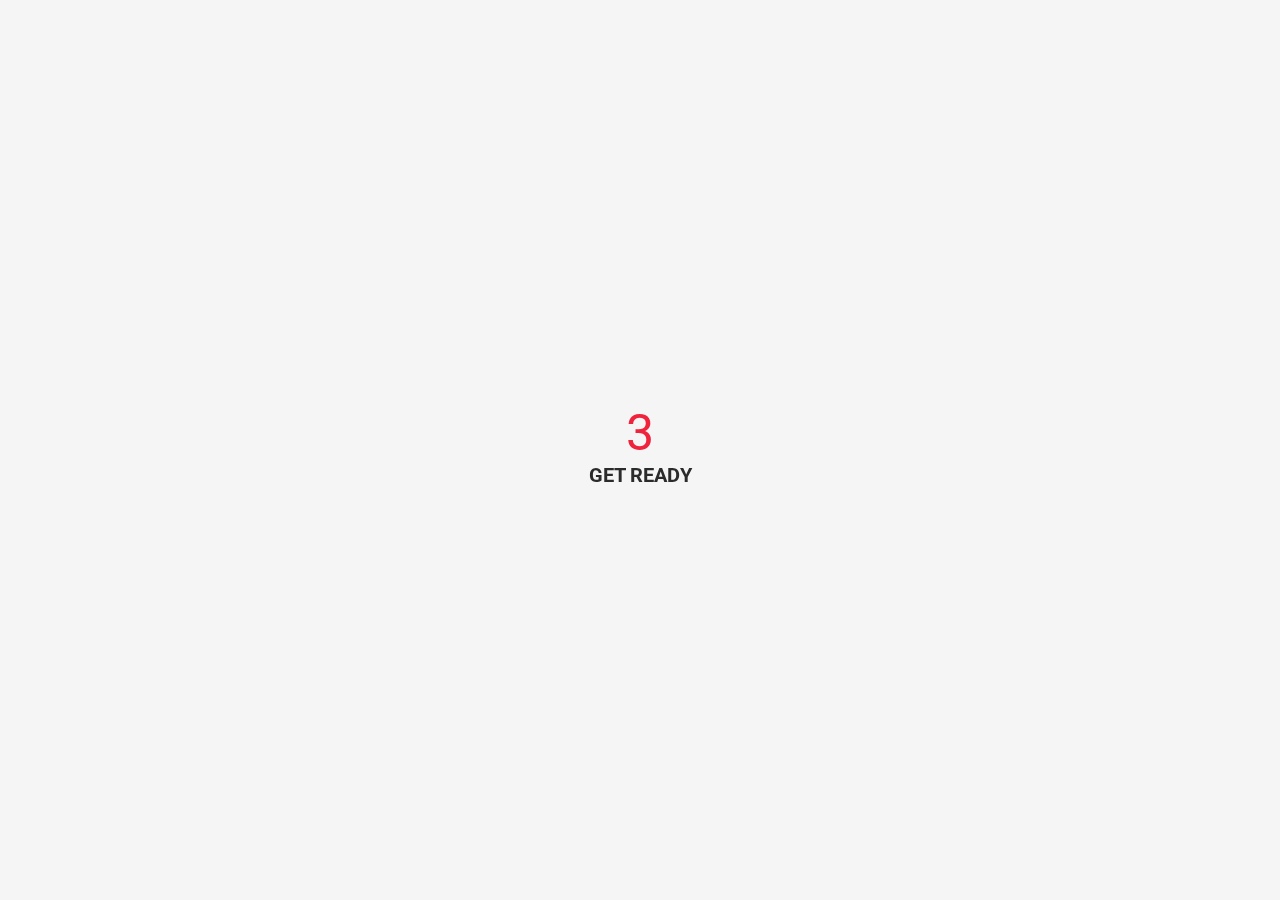
<file: Animated_Countdown/index.html>
<!DOCTYPE html>
<html lang="en">
  <head>
    <meta charset="UTF-8" />
    <meta http-equiv="X-UA-Compatible" content="IE=edge" />
    <meta name="viewport" content="width=device-width, initial-scale=1.0" />
    <link rel="preconnect" href="https://fonts.gstatic.com" />
    <link
      href="https://fonts.googleapis.com/css2?family=Roboto:wght@400;700&display=swap"
      rel="stylesheet"
    />
    <link rel="stylesheet" href="style.css" />
    <title>Animated Countdown</title>
    <link
      rel="shortcut icon"
      href="https://emojipedia-us.s3.dualstack.us-west-1.amazonaws.com/thumbs/120/apple/285/alarm-clock_23f0.png"
      type="image/x-icon"
    />
  </head>
  <body>
    <div class="counter">
      <div class="nums">
        <span class="in">3</span>
        <span>2</span>
        <span>1</span>
        <span>0</span>
      </div>
      <h4>Get Ready</h4>
    </div>

    <div class="final">
      <h1>GO</h1>
      <button id="replay">Replay</button>
    </div>

    <script src="script.js"></script>
  </body>
</html>
</file>
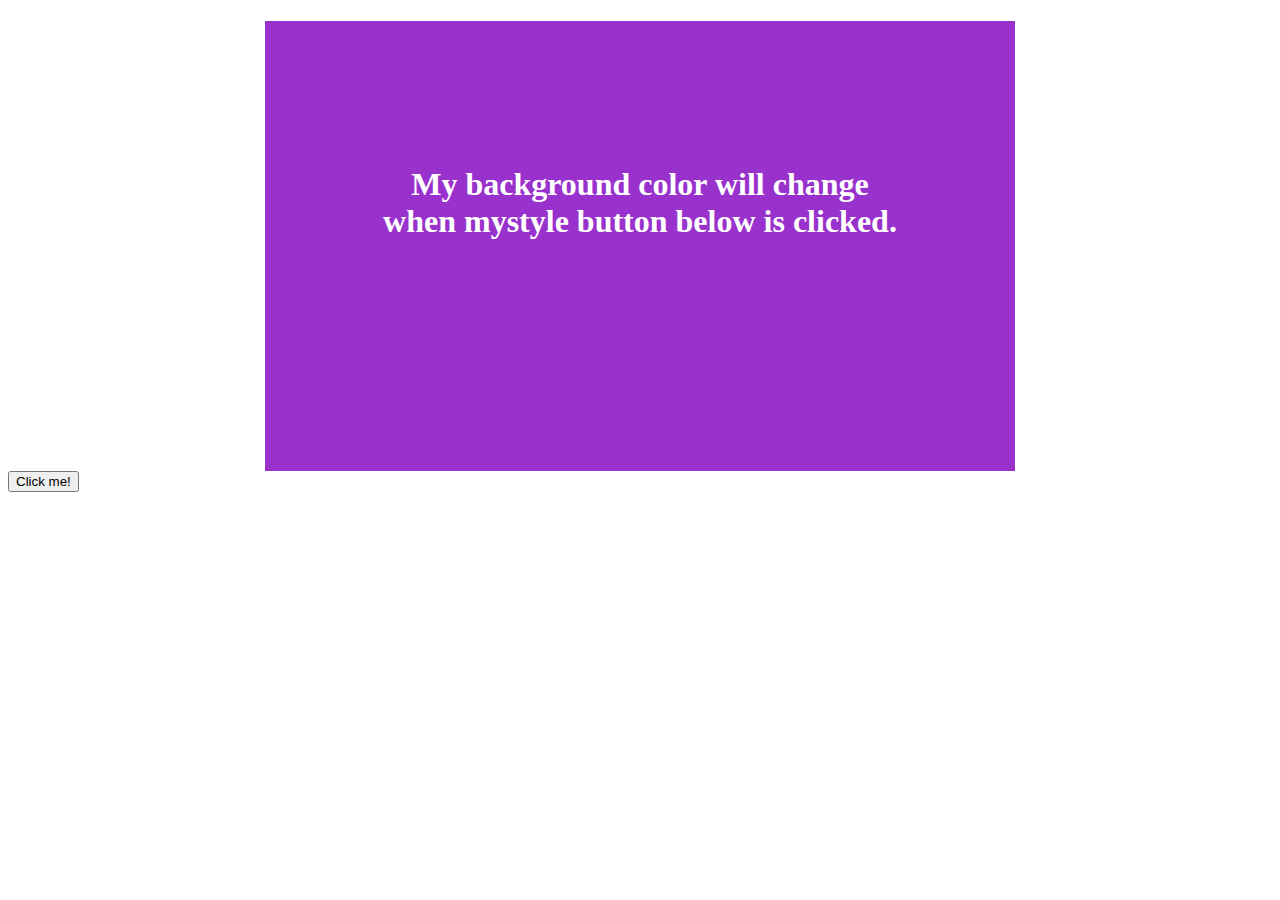
<file: BackgroundColorChanger/index.html>
<!DOCTYPE html>
<html lang="en">
<head>
    <meta charset="UTF-8">
    <meta http-equiv="X-UA-Compatible" content="IE=edge">
    <meta name="viewport" content="width=device-width, initial-scale=1.0">
    <title>Changing background colors</title>
    <script src="https://ajax.googleapis.com/ajax/libs/jquery/3.1.1/jquery.min.js"></script>
    <link rel="icon" type="image/png" href="favicon.png">
    <link rel="stylesheet" type="text/css" href="mystyle.css">

</head>
    <body>
        <div id="wrapper"><h1>My background color will change <br/> when mystyle button below is clicked.</h1></div>

        <input type="button" value="Click me!" id="change-color" />

        <script src="myscript.js"></script>

    </body>
</html>
</file>
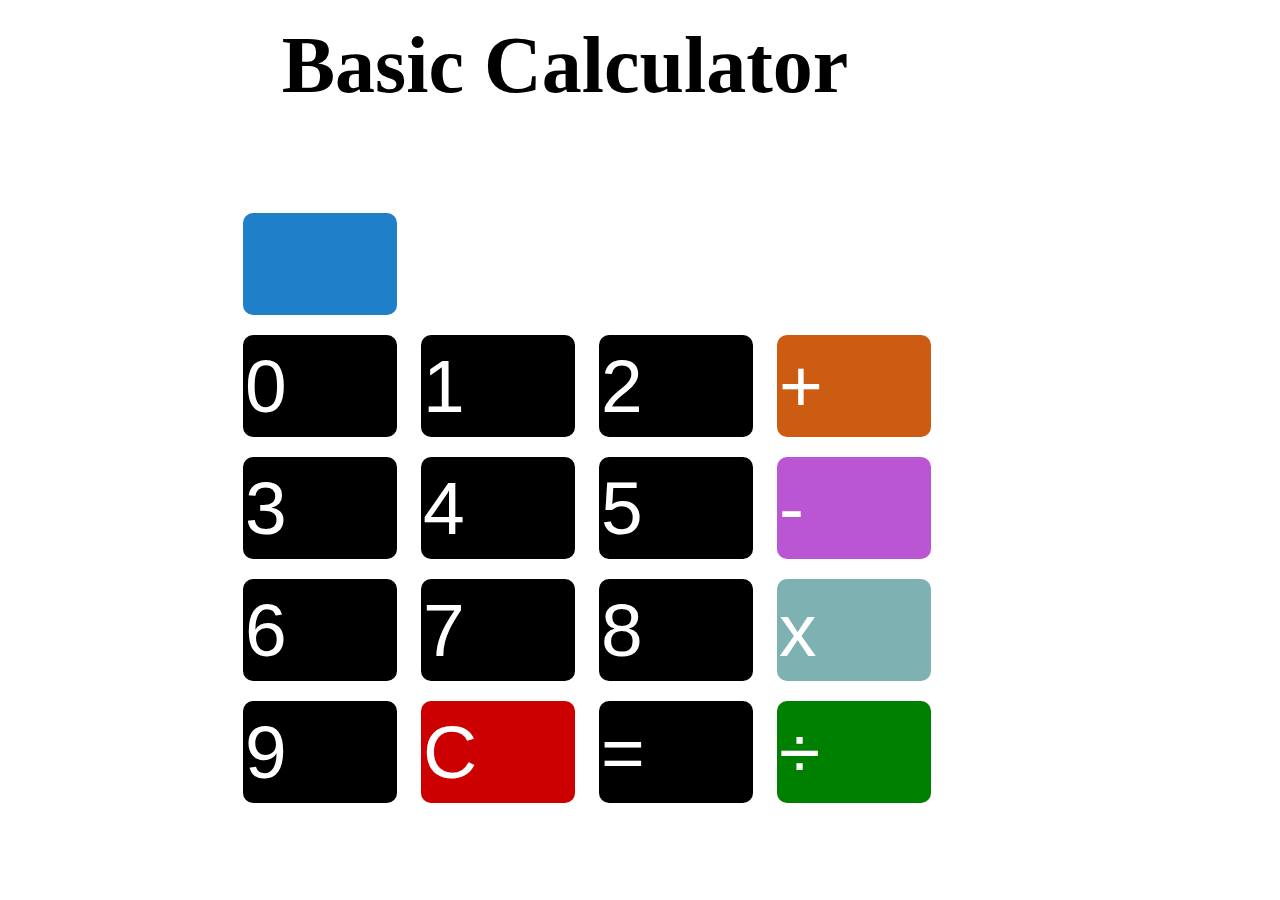
<file: BasicCalculator/index.html>
<!DOCTYPE html>
<html>
    <head>
        <meta charset="utf-8">
        <meta http-equiv="X-UA-Compatible" content="IE=edge">
        <title>Calculator</title>
        <meta name="description" content="">
        <meta name="viewport" content="width=device-width, initial-scale=1">
        <link rel="stylesheet" href="style.css">
        <link rel="icon" type="image/png" href="favicon.png">

    </head>
    <body>
        <h1>Basic Calculator</h1>
        <br/>
        <form id ="myform" Name="calc">
            <input name="display" style="width:675;height:100px;text-align:center;background-color:#1f80c9;"> <br/>
            <input type-button value="0" OnClick="calc.display.value+='0'">
            <input type-button value="1" OnClick="calc.display.value+='1'">
            <input type-button value="2" OnClick="calc.display.value+='2'">
            <input type-button value="+" OnClick="calc.display.value+='+'"style="background-color:#cc5c11;"> <br/>
            <input type-button value="3" OnClick="calc.display.value+='3'">
            <input type-button value="4" OnClick="calc.display.value+='4'">
            <input type-button value="5" OnClick="calc.display.value+='5'">
            <input type-button value="-" OnClick="calc.display.value+='-'"style="background-color:#ba55d3;"> <br/>
            <input type-button value="6" OnClick="calc.display.value+='6'">
            <input type-button value="7" OnClick="calc.display.value+='7'">
            <input type-button value="8" OnClick="calc.display.value+='8'">
            <input type-button value="x" OnClick="calc.display.value+='*'"style="background-color:#7db1b2;"> <br/>
            <input type-button value="9" OnClick="calc.display.value+='9'">
            <input type-button value="C" OnClick="calc.display.value+=''"style="background-color:#cc0000;">
            <input type-button value="=" OnClick="calc.display.value=eval(calc.display.value)">
            <input type-button value="&#247;" OnClick="calc.display.value+='/'"style="background-color:green;">

        </form>
        <script src="script.js"></script>
    </body>
</html>
</file>
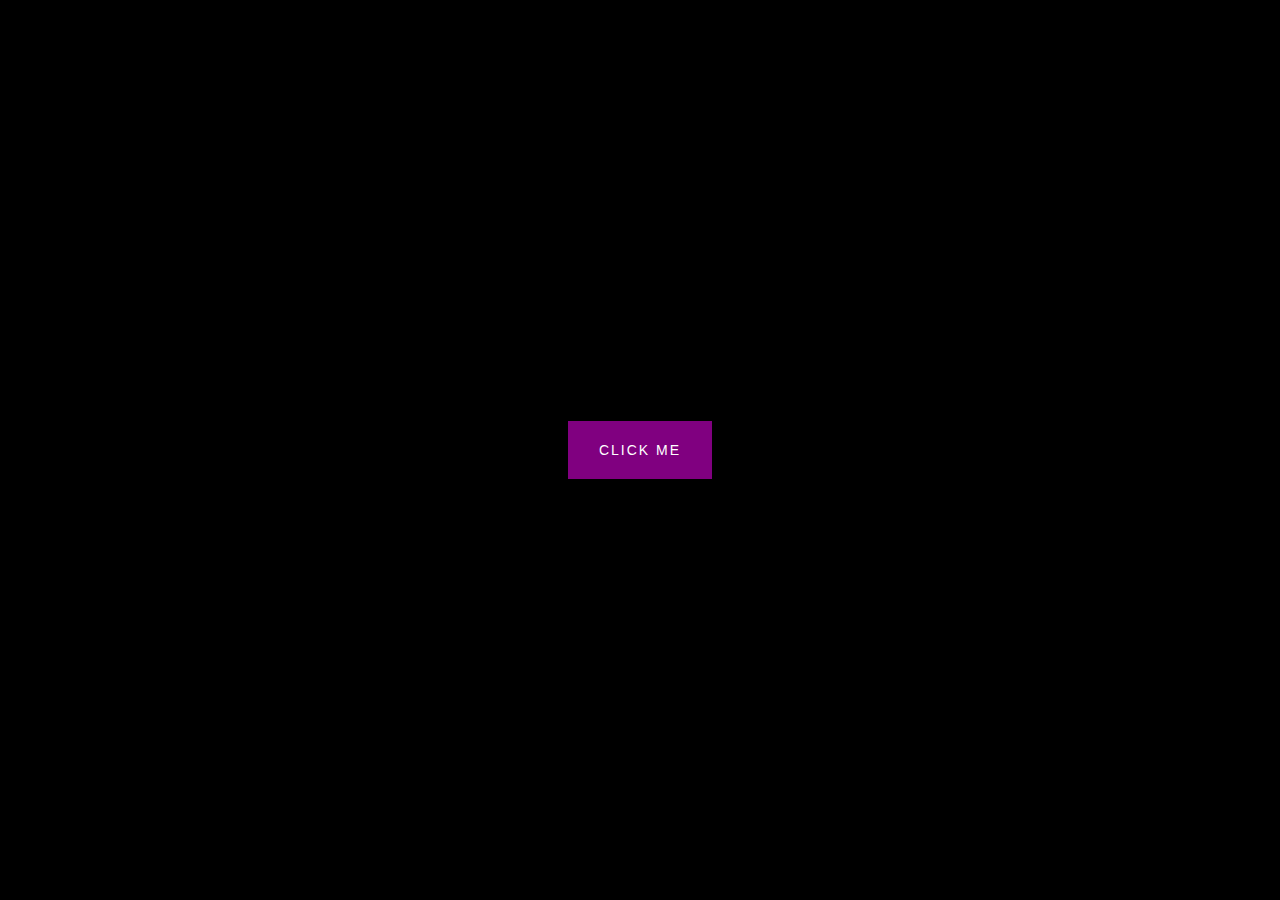
<file: ButtonRippleEffect/index.html>
<!DOCTYPE html>
 <html lang="en">
   <head>
     <meta charset="UTF-8" />
     <meta name="viewport" content="width=device-width, initial-scale=1.0" />
     <link rel="stylesheet" href="style.css" />
     <title>Button Ripple Effect</title>
   </head>
   <body>
     <button class="ripple">Click Me</button>
     <script src="script.js"></script>
   </body>
 </html>
</file>
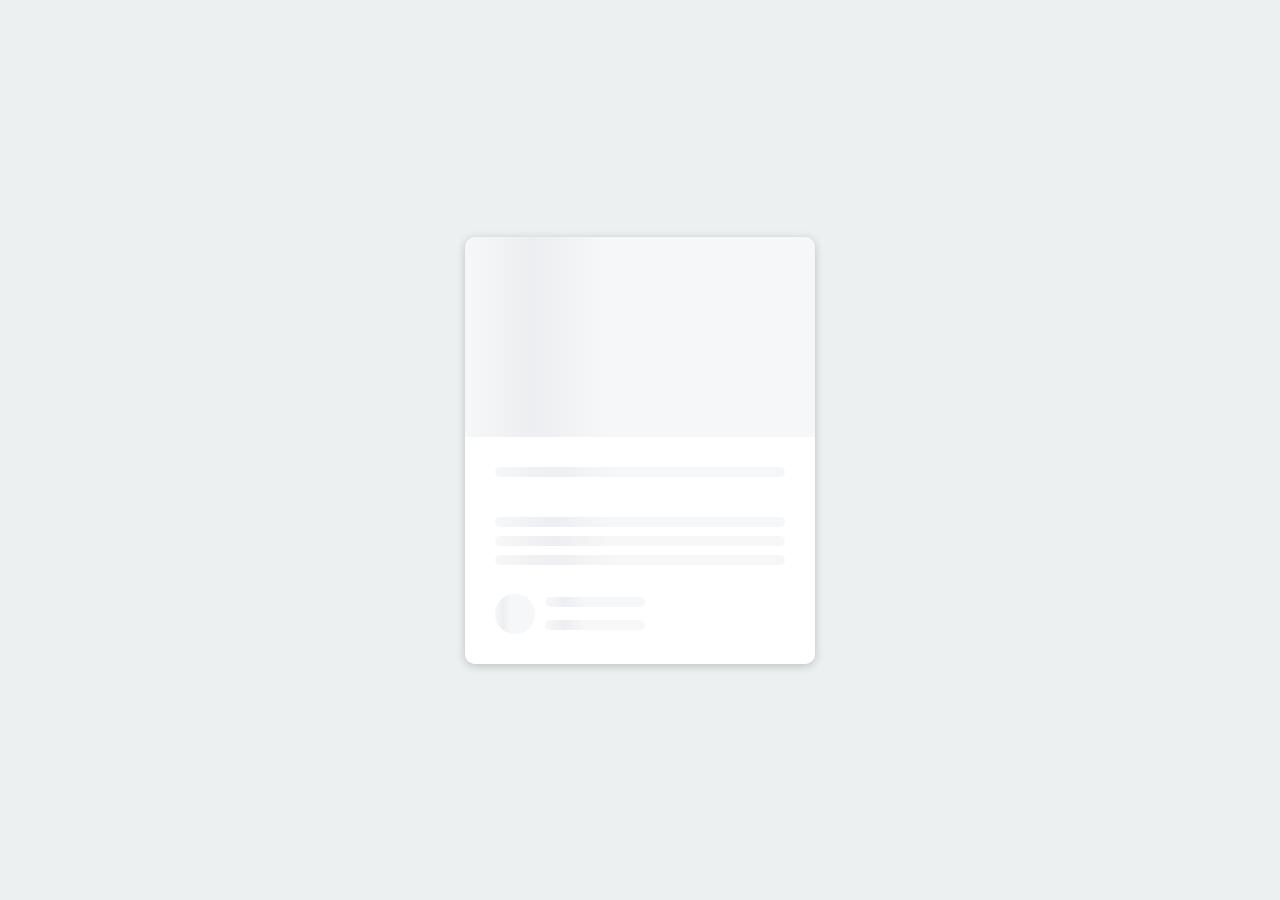
<file: ContentPlace_Holder/index.html>
<!DOCTYPE html>
<html lang="en">
  <head>
    <meta charset="UTF-8" />
    <meta name="viewport" content="width=device-width, initial-scale=1.0" />
    <link rel="stylesheet" href="style.css" />
    <title>Content Placeholder</title>
  </head>
  <body>
    <div class="card">
      <div class="card-header animated-bg" id="header">&nbsp;</div>

      <div class="card-content">
        <h3 class="card-title animated-bg animated-bg-text" id="title">
          &nbsp;
        </h3>
        <p class="card-excerpt" id="excerpt">
          &nbsp;
          <span class="animated-bg animated-bg-text">&nbsp;</span>
          <span class="animated-bg animated-bg-text">&nbsp;</span>
          <span class="animated-bg animated-bg-text">&nbsp;</span>
        </p>
        <div class="author">
          <div class="profile-img animated-bg" id="profile_img">&nbsp;</div>
          <div class="author-info">
            <strong class="animated-bg animated-bg-text" id="name"
              >&nbsp;</strong
            >
            <small class="animated-bg animated-bg-text" id="date">&nbsp;</small>
          </div>
        </div>
      </div>
    </div>

    <script src="script.js"></script>
  </body>
</html>
</file>
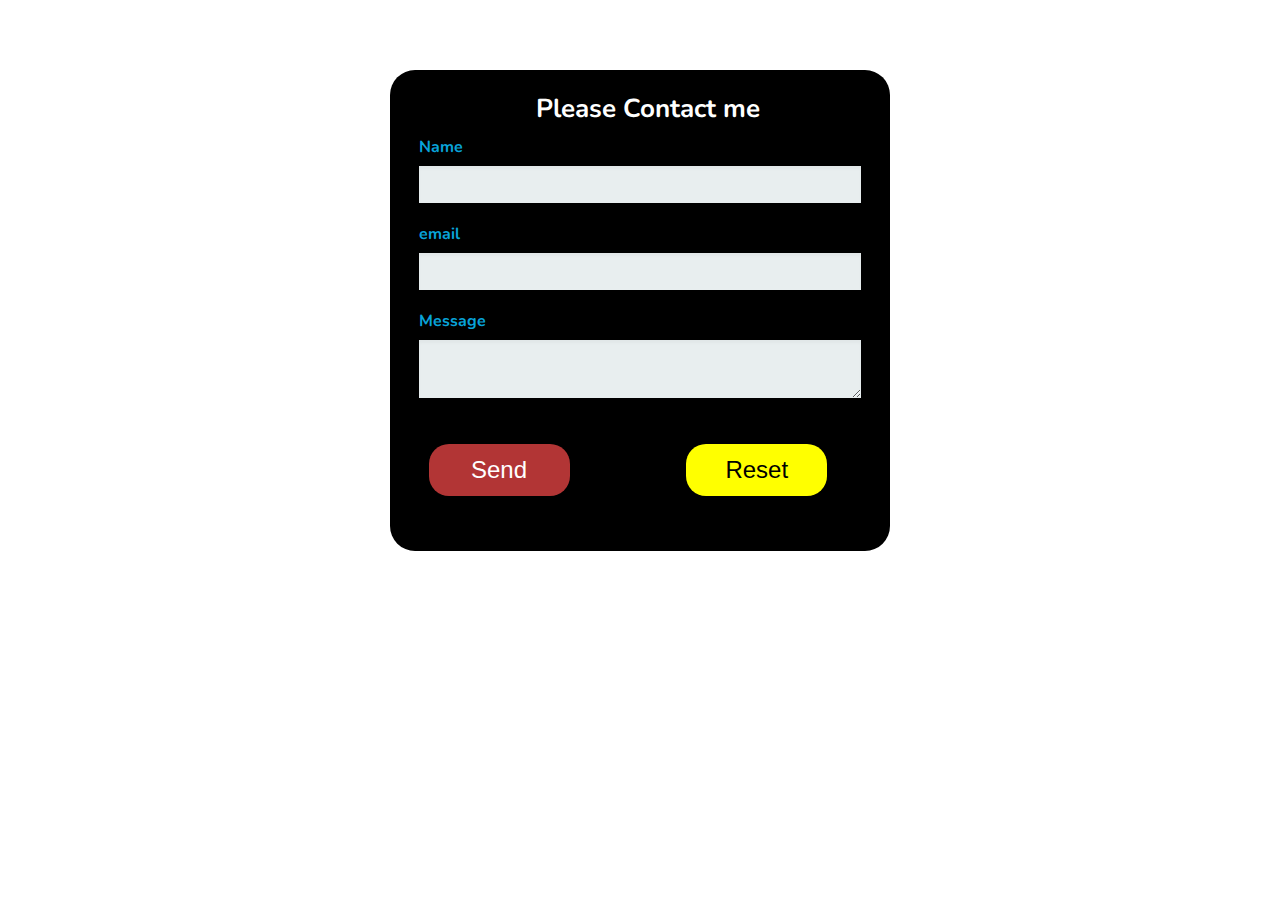
<file: ContractForm/index.html>
<!DOCTYPE html>
<html>
    <head>
        <meta charset="utf-8">
        <meta http-equiv="X-UA-Compatible" content="IE=edge">
        <title>Contact Form</title>
        <meta name="description" content="">
        <link href='http://fonts.googleapis.com/css?family=Nunito:400,300' rel='stylesheet' type='text/css'>
        <script src="https://ajax.googleapis.com/ajax/libs/jquery/3.1.1/jquery.min.js"></script>
        <meta name="viewport" content="width=device-width, initial-scale=1">
        <link rel="stylesheet" href="contact.css">
    </head>
    <body>
        <form id="ls" method="post" action="">
            
            <h1>Please Contact me </h1>

            <fieldset>
                <label for="name">Name</label>
                <input type="text" id="name" name="name" class= "stored" />

                <label for="name">email</label>
                <input type="email" id="email" name="email" class= "stored" />
            
                <label for="message">Message</label>
                <textarea id="message" name="messae" class= "stored"></textarea>
            </fieldset>
            
            <button type="submit">Send</button>
                <input id="clear" type="reset" />

        </form>

        <script src="contact1.js"></script>
    </body>
</html>
</file>
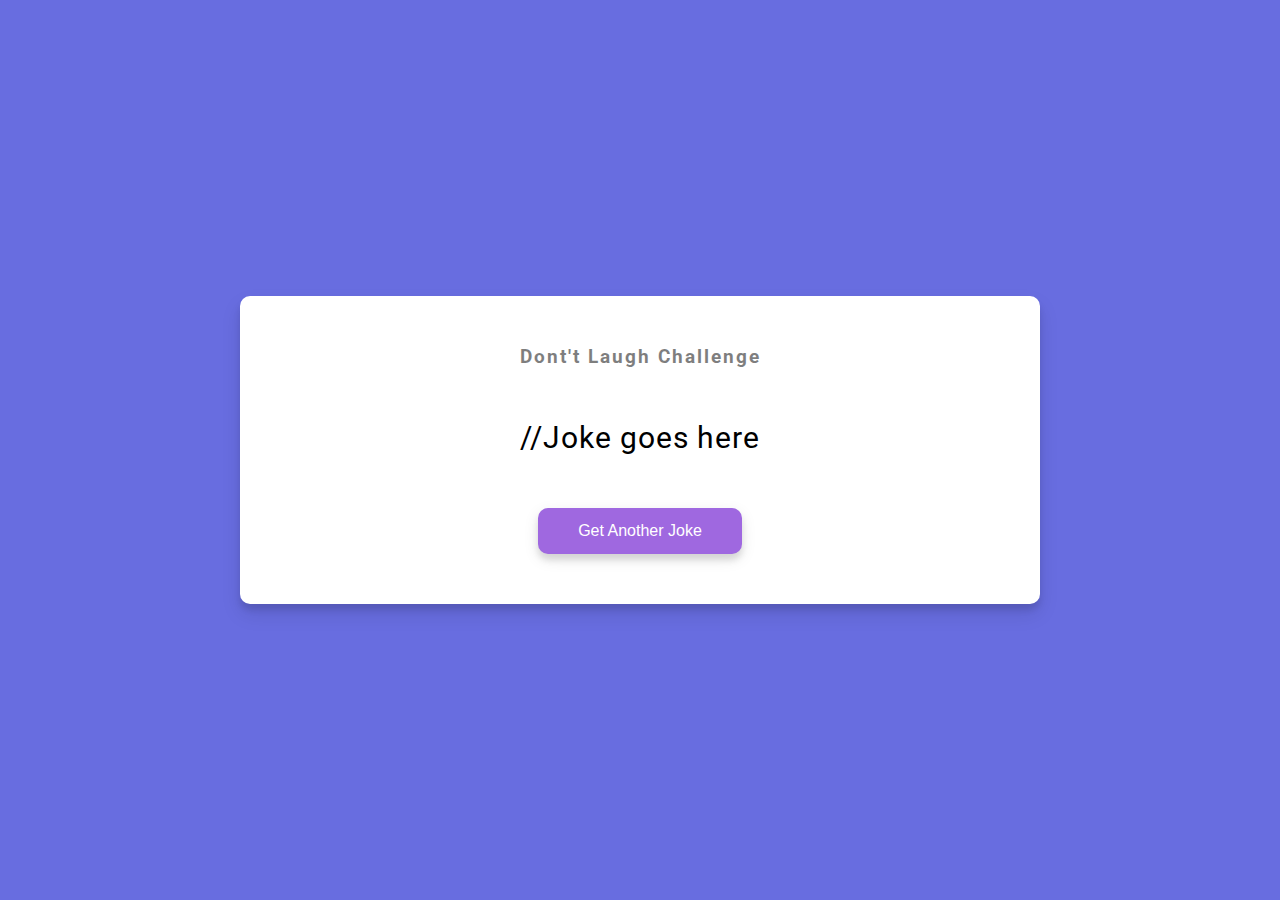
<file: dad_jokes/index.html>
<!DOCTYPE html>
<html lang="en">
<head>
    <meta charset="UTF-8">
    <meta http-equiv="X-UA-Compatible" content="IE=edge">
    <meta name="viewport" content="width=device-width, initial-scale=1.0">
    <title>Dad Jokes</title>
    <link rel="stylesheet" href="style.css">
</head>
<body>
    <div class="container">
        <h3>Dont't Laugh Challenge</h3>
        <div id="joke" class="joke">//Joke goes here</div>
        <button id="jokeBtn" class="btn">Get Another Joke</button>
    </div>
    <script src="script.js"></script>
</body>
</html>
</file>
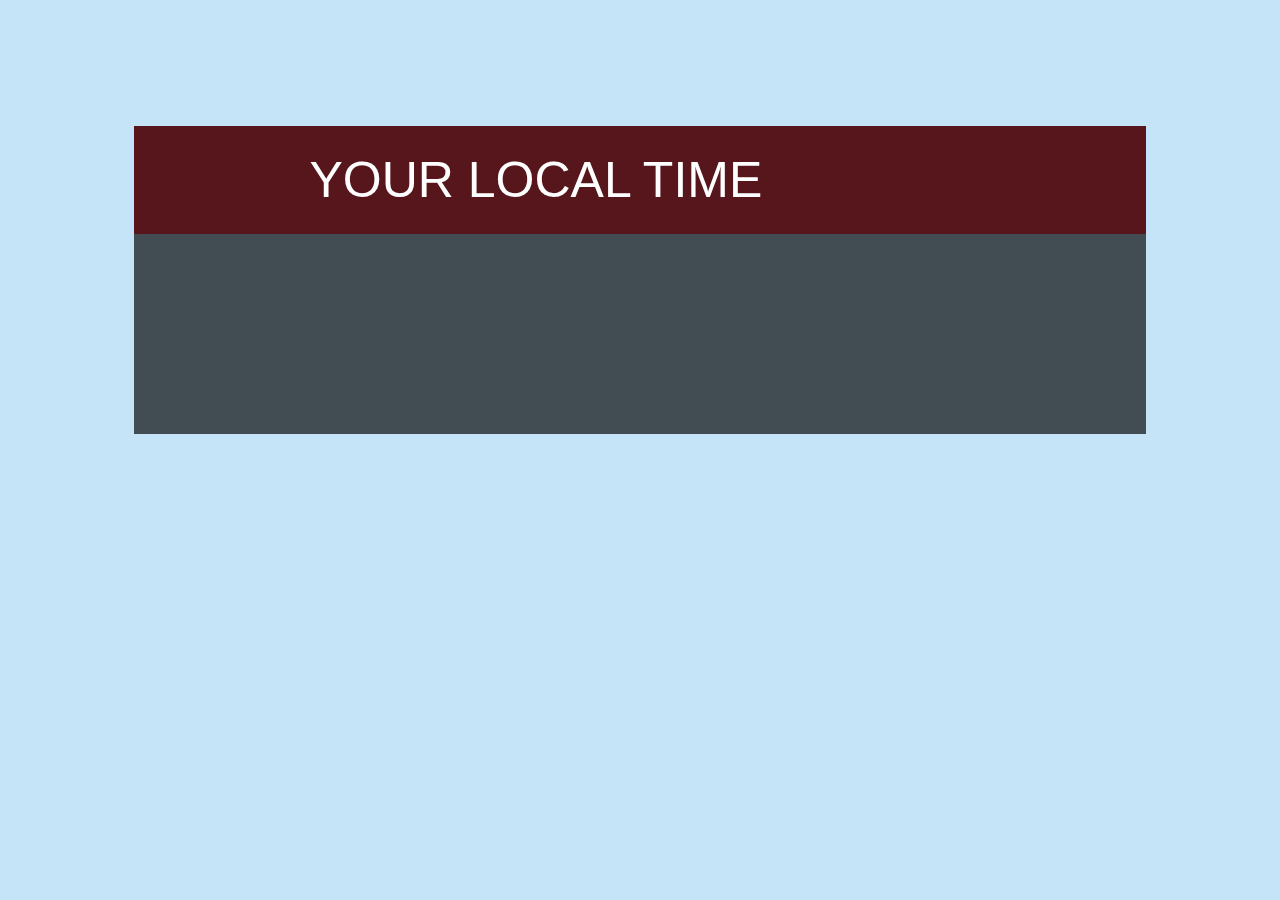
<file: DigitalClock/index.html>
<!DOCTYPE html>
<html>
    <head>
        <meta charset="utf-8">
        <meta http-equiv="X-UA-Compatible" content="IE=edge">
        <title>Your local time</title>
        <meta name="description" content="">
        <meta name="viewport" content="width=device-width, initial-scale=1">
        <link rel="stylesheet" href="clock.css">
    </head>
    <body>
        <div id ="banner"><span>Your local time</span></div>
        <div id ="clock"></div>
        
        <script src="clock.js"></script>
    </body>
</html>
</file>
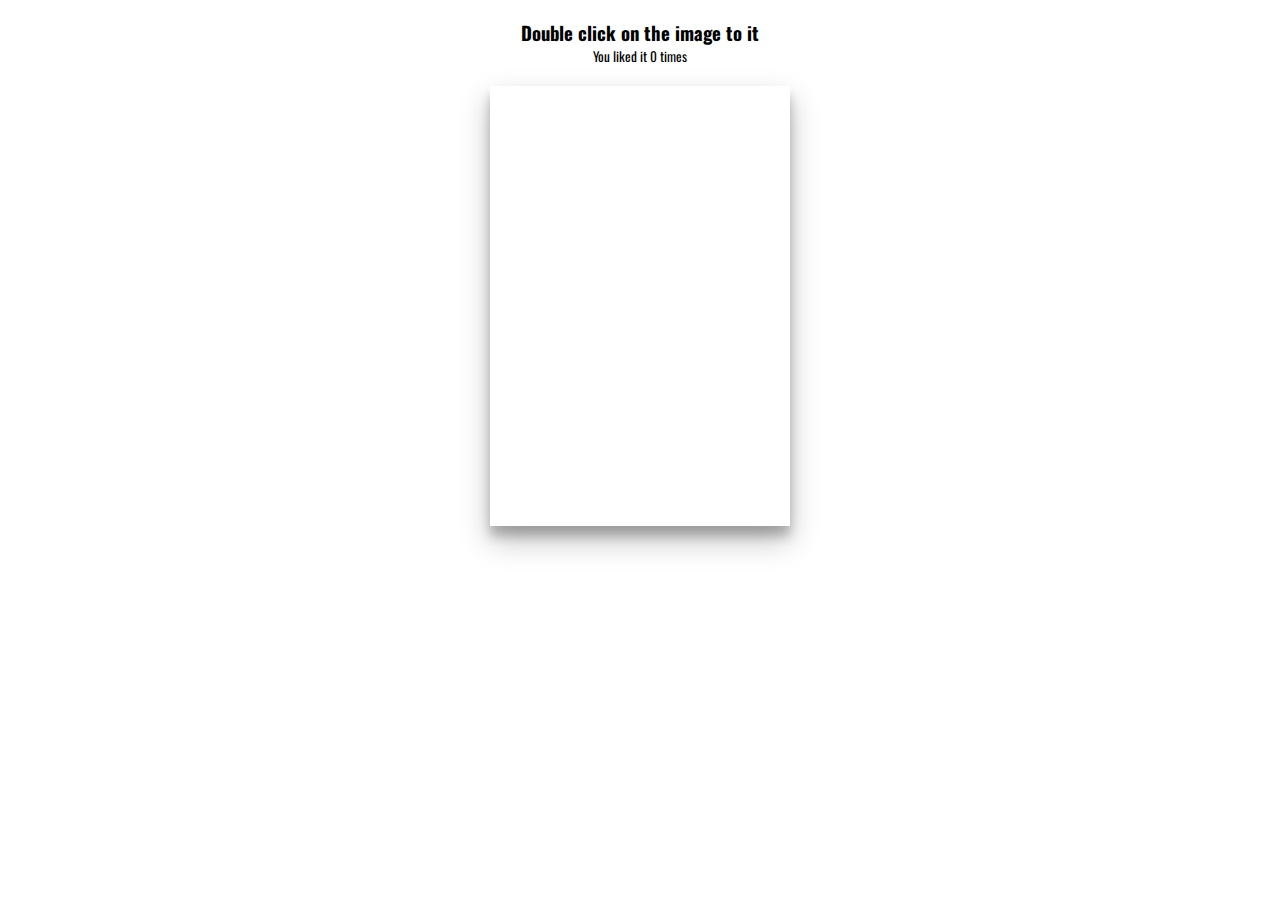
<file: Double_Click_Like/index.html>
<!DOCTYPE html>
<html lang="en">
  <head>
    <meta charset="UTF-8" />
    <meta name="viewport" content="width=device-width, initial-scale=1.0" />
    <link rel="stylesheet" href="https://cdnjs.cloudflare.com/ajax/libs/font-awesome/5.14.0/css/all.min.css" integrity="sha512-1PKOgIY59xJ8Co8+NE6FZ+LOAZKjy+KY8iq0G4B3CyeY6wYHN3yt9PW0XpSriVlkMXe40PTKnXrLnZ9+fkDaog==" crossorigin="anonymous" />
    <link rel="stylesheet" href="style.css" />
    <title>Double Click Heart</title>
  </head>
  <body>
    <h3>Double click on the image to <i class="fas fa-heart"></i> it</h3>
    <small>You liked it <span id="times">0</span> times</small>

    <div class="loveMe"></div>

    <script src="script.js"></script>
  </body>
</html>
</file>
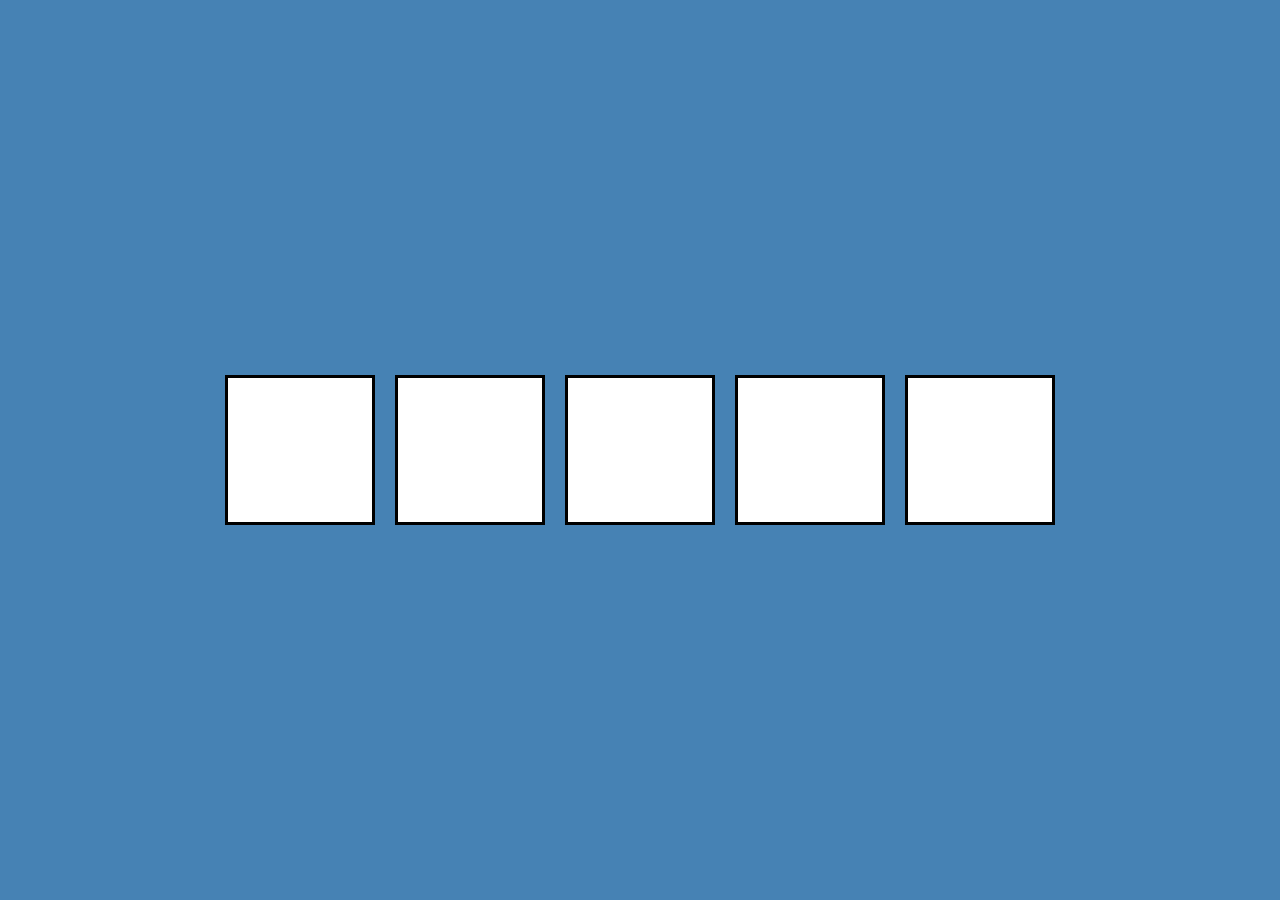
<file: Drag_n_Drop/index.html>
<!DOCTYPE html>
<html lang="en">
  <head>
    <meta charset="UTF-8" />
    <meta name="viewport" content="width=device-width, initial-scale=1.0" />
    <link rel="stylesheet" href="style.css" />
    <title>Drag N Drop</title>
  </head>
  <body>
    <div class="empty">
      <div class="fill" draggable="true"></div>
    </div>
    <div class="empty"></div>
    <div class="empty"></div>
    <div class="empty"></div>
    <div class="empty"></div>

    <script src="script.js"></script>
  </body>
</html>
</file>
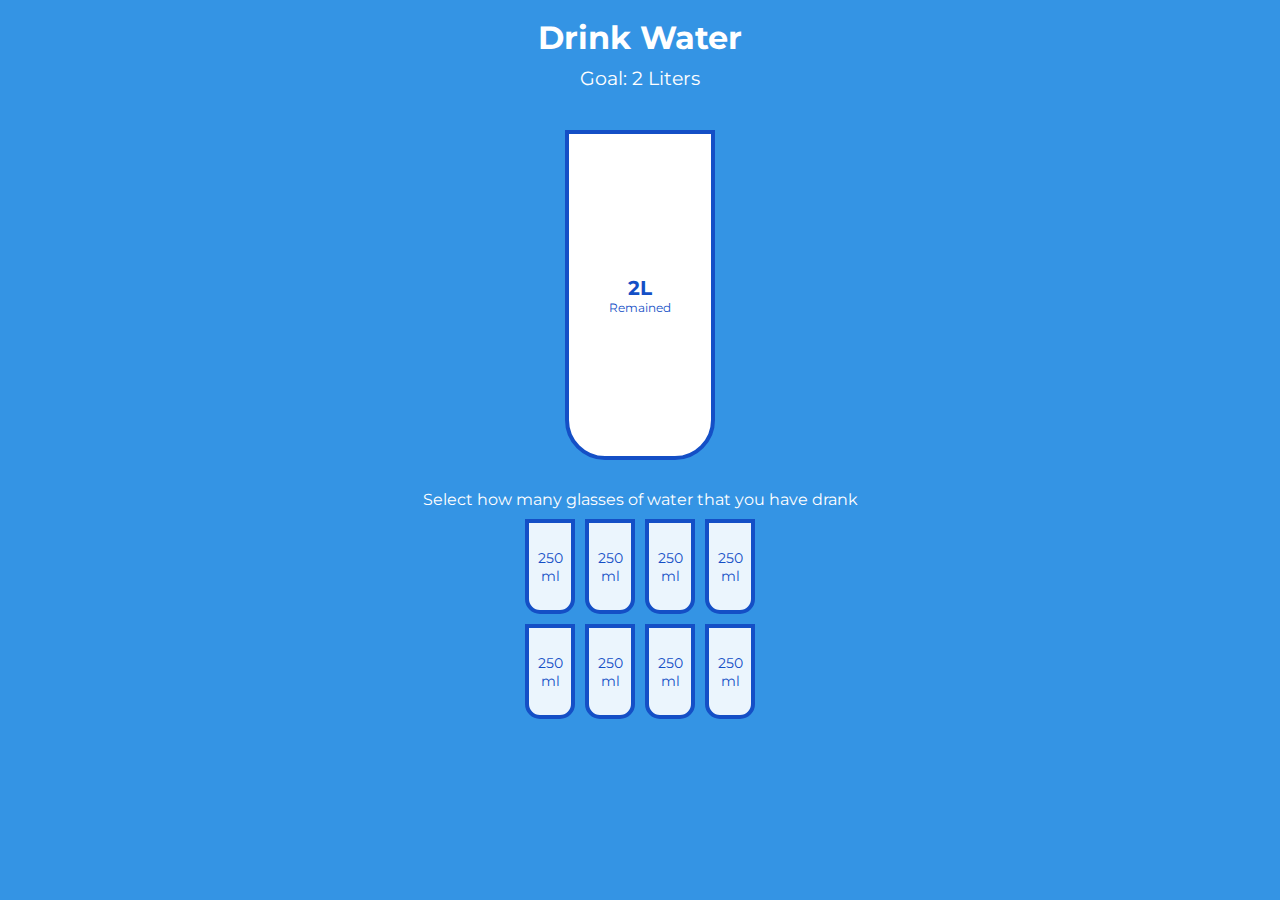
<file: Drink_Water/index.html>
<!DOCTYPE html>
<html lang="en">
  <head>
    <meta charset="UTF-8" />
    <meta name="viewport" content="width=device-width, initial-scale=1.0" />
    <link rel="stylesheet" href="style.css" />
    <title>Drink Water</title>
  </head>
  <body>
    <h1>Drink Water</h1>
    <h3>Goal: 2 Liters</h3>

    <div class="cup">
      <div class="remained" id="remained">
        <span id="liters"></span>
        <small>Remained</small>
      </div>

      <div class="percentage" id="percentage"></div>
    </div>

    <p class="text">Select how many glasses of water that you have drank</p>

    <div class="cups">
      <div class="cup cup-small">250 ml</div>
      <div class="cup cup-small">250 ml</div>
      <div class="cup cup-small">250 ml</div>
      <div class="cup cup-small">250 ml</div>
      <div class="cup cup-small">250 ml</div>
      <div class="cup cup-small">250 ml</div>
      <div class="cup cup-small">250 ml</div>
      <div class="cup cup-small">250 ml</div>
    </div>

    <script src="script.js"></script>
  </body>
</html>
</file>
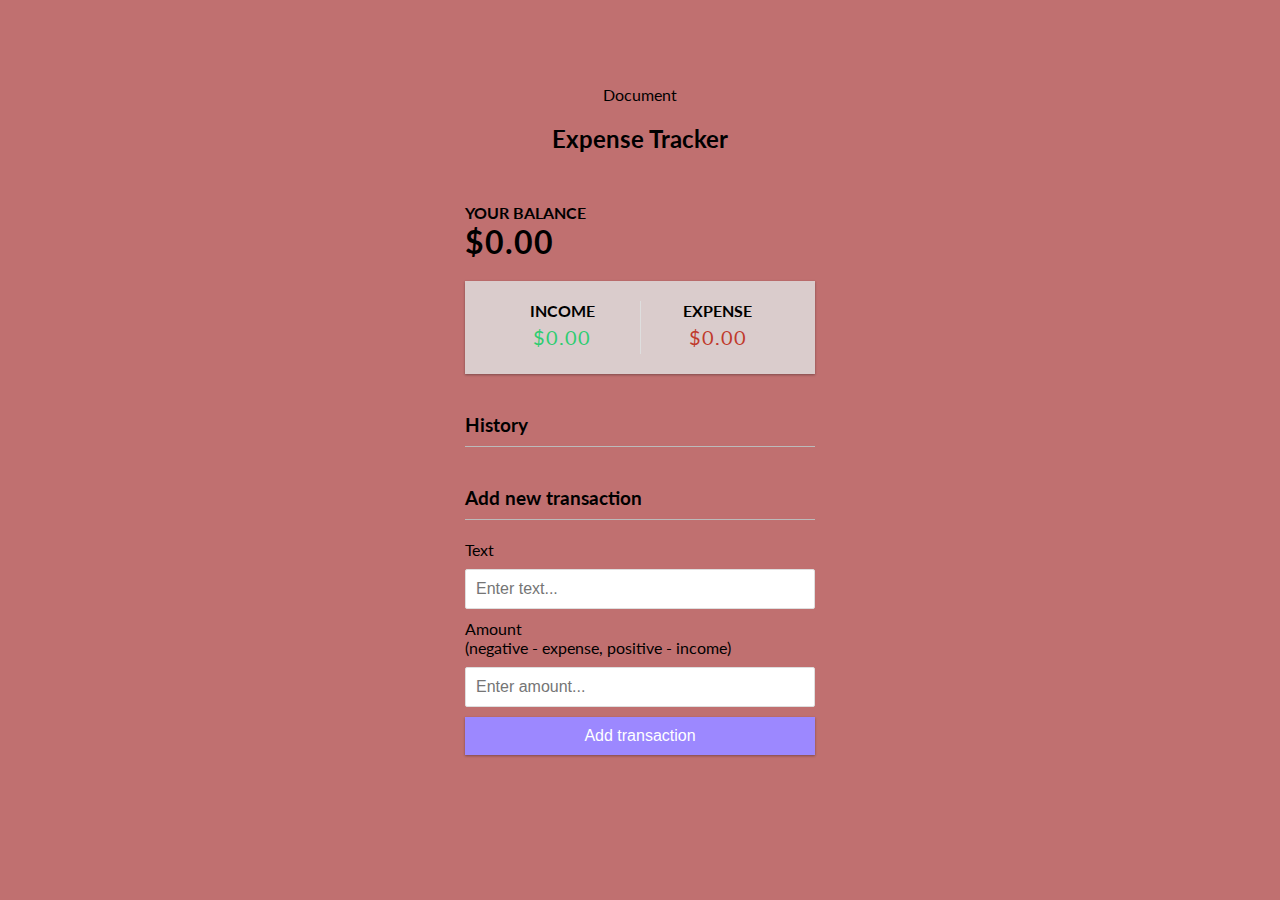
<file: expense_tracker/index.html>
<!DOCTYPE html>
<html lang="en">
<head>
    <meta charset="UTF-8">
    <meta http-equiv="X-UA-Compatible" content="IE=edge">
    <meta name="viewport" content="width=device-width, initial-scale=1.0">
    <link rel="stylesheet" href ="style.css"
    <title>Document</title>
</head>
<body>
    <h2>Expense Tracker</h2>

    <div class="container">
      <h4>Your Balance</h4>
      <h1 id="balance">$0.00</h1>

      <div class="inc-exp-container">
        <div>
          <h4>Income</h4>
          <p id="money-plus" class="money plus">+$0.00</p>
        </div>
        <div>
          <h4>Expense</h4>
          <p id="money-minus" class="money minus">-$0.00</p>
        </div>
      </div>
      <h3>History</h3>
      <ul id="list" class="list">
        <!-- <li class="minus">
          Cash <span>-$400</span><button class="delete-btn">x</button>
        </li> -->
      </ul>
      <h3>Add new transaction</h3>
      <form id="form">
        <div class="form-control">
          <label for="text">Text</label>
          <input type="text" id="text" placeholder="Enter text..." />
        </div>
        <div class="form-control">
          <label for="amount"
            >Amount <br />
            (negative - expense, positive - income)</label
          >
          <input type="number" id="amount" placeholder="Enter amount..." />
        </div>
        <button class="btn">Add transaction</button>
      </form>
    </div>

    <script src="script.js"></script>
    
</body>
</html>
</file>
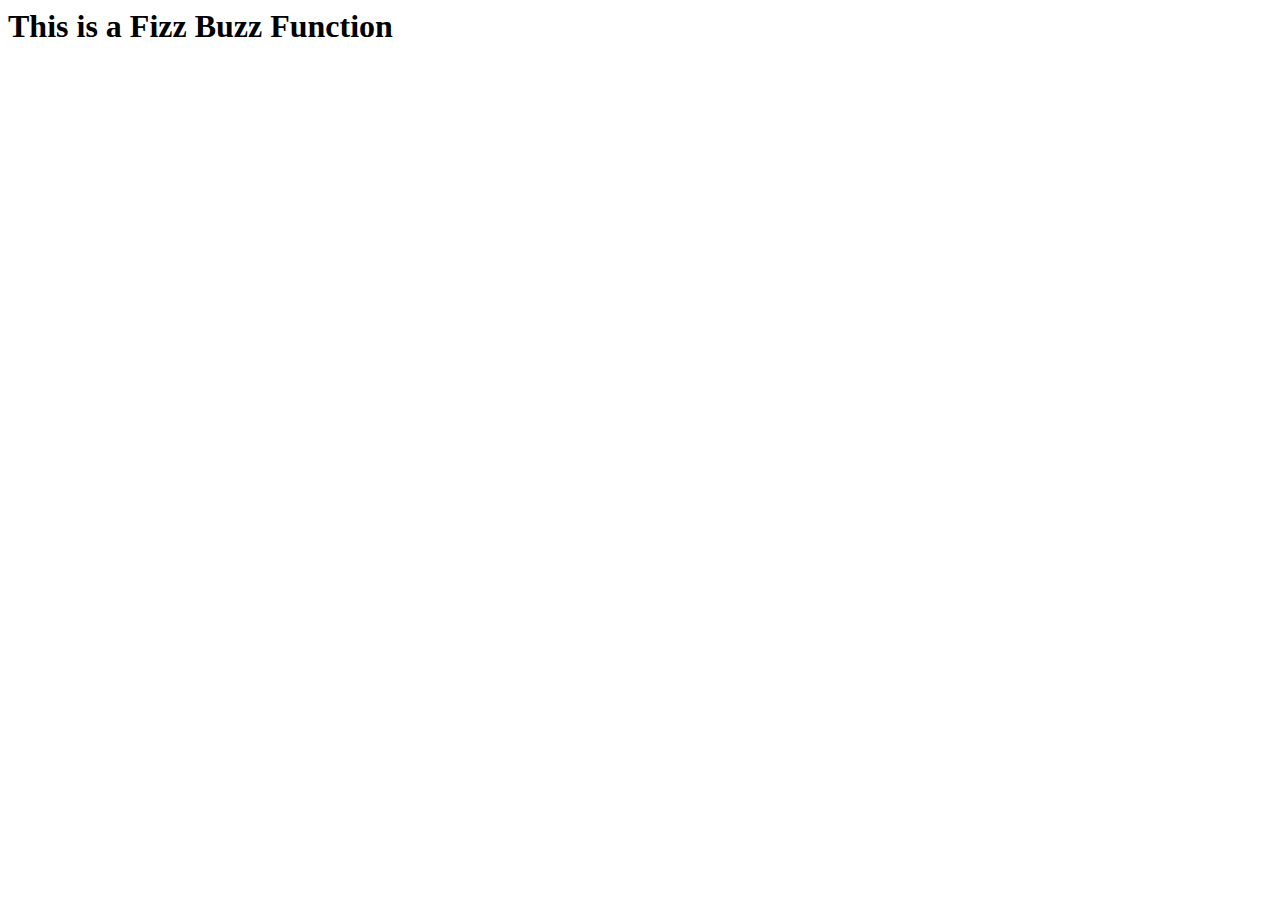
<file: FizzBuzzPuzzle/index.html>
<html>
    <head>
        <meta charset="utf-8">
        <meta http-equiv="X-UA-Compatible" content="IE=edge">
        <title></title>
        <meta name="description" content="">
        <meta name="viewport" content="width=device-width, initial-scale=1">
        <link rel="stylesheet" href="">
    </head>
    <body>
        <h1> This is a Fizz Buzz Function</h1>
        <script src="FizzBuzz.js"></script>
    </body>
</html>
</file>
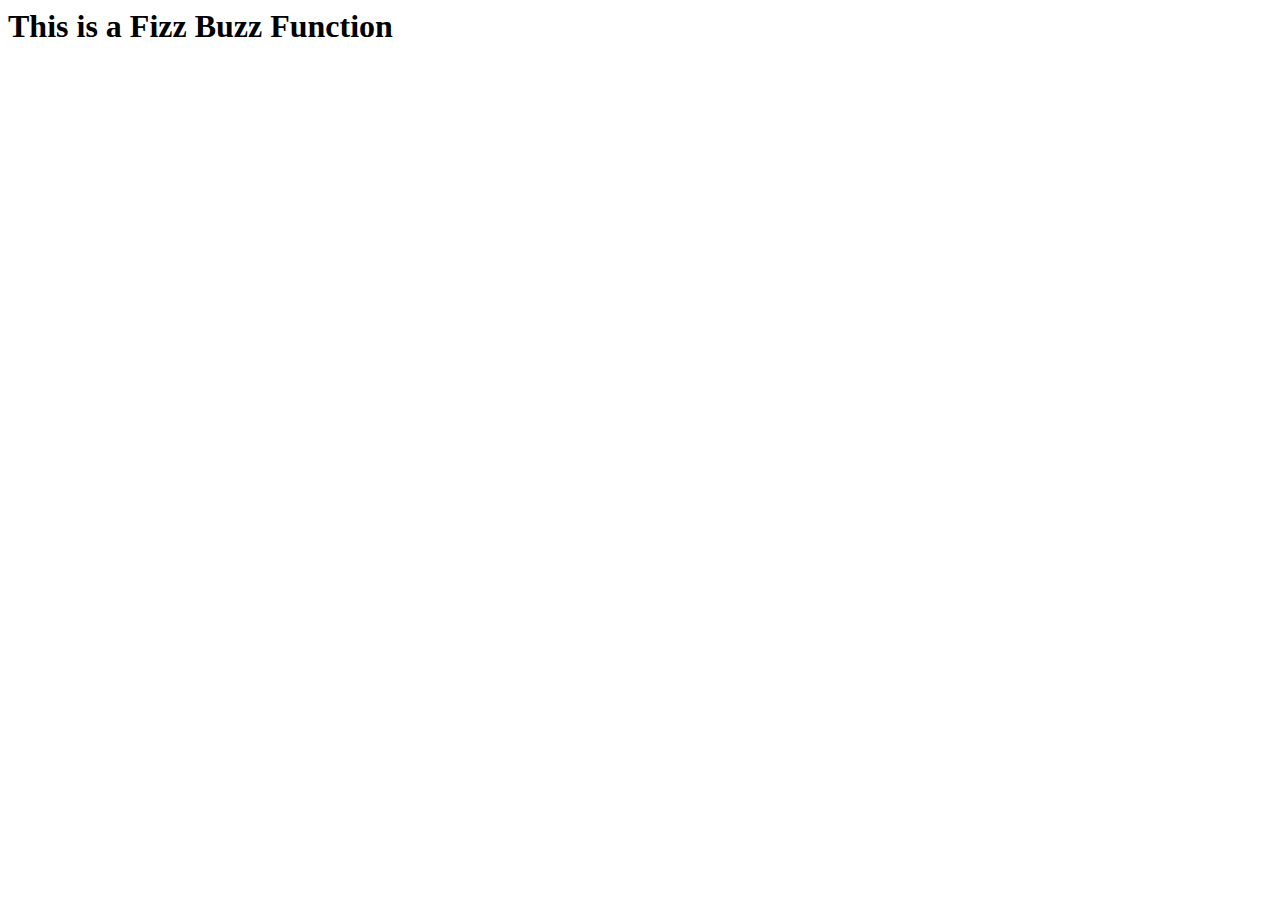
<file: HarmlessRansomNote/index.html>
<html>
    <head>
        <meta charset="utf-8">
        <meta http-equiv="X-UA-Compatible" content="IE=edge">
        <title></title>
        <meta name="description" content="">
        <meta name="viewport" content="width=device-width, initial-scale=1">
        <link rel="stylesheet" href="">
    </head>
    <body>
        <h1> This is a Fizz Buzz Function</h1>
        <script src="HRN.js"></script>
    </body>
</html>
</file>
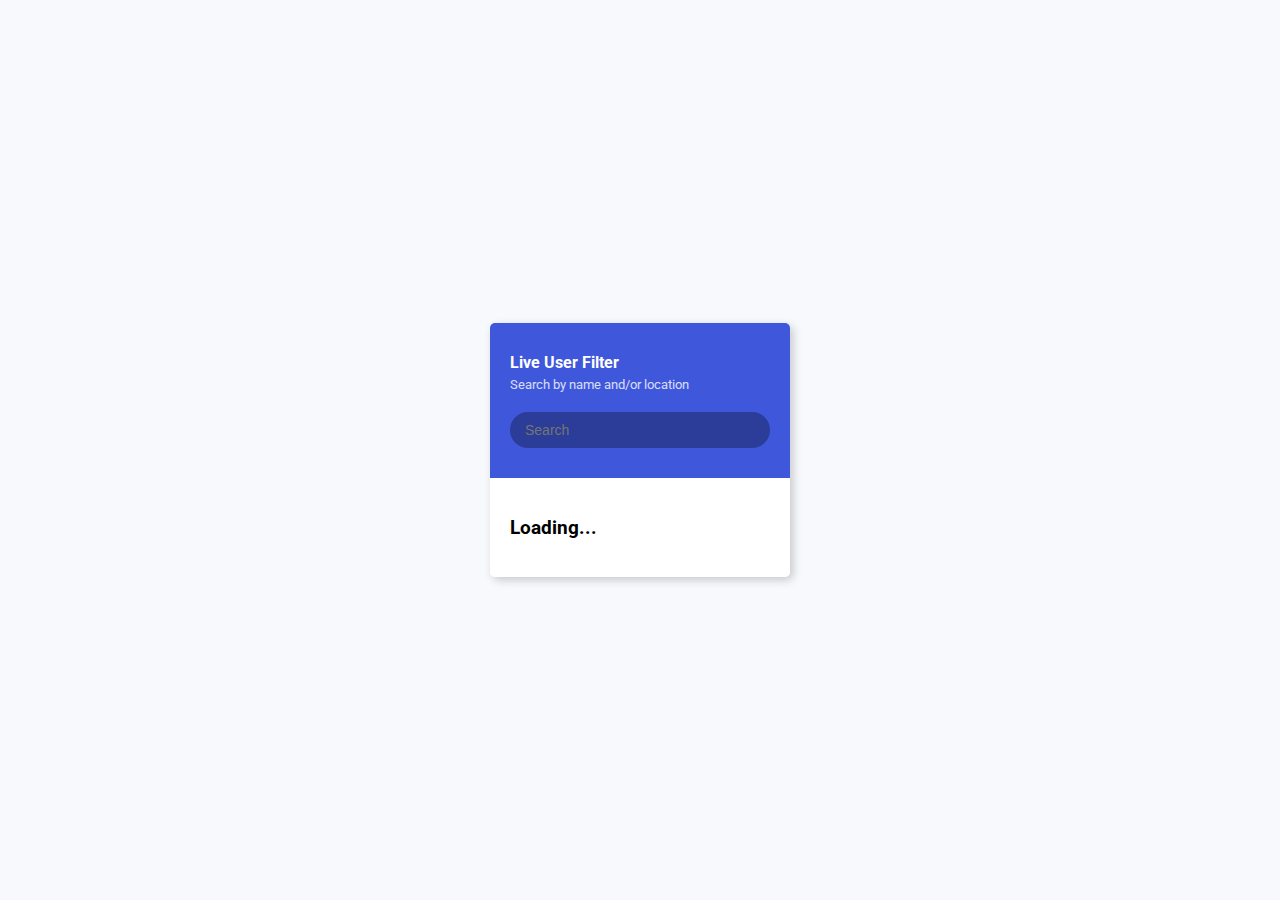
<file: Live-User-Filter/index.html>
<!DOCTYPE html>
<html lang="en">
  <head>
    <meta charset="UTF-8" />
    <meta name="viewport" content="width=device-width, initial-scale=1.0" />
    <link rel="stylesheet" href="style.css" />
    <title>Live User Filter</title>
  </head>
  <body>
    <div class="container">
      <header class="header">
        <h4 class="title">Live User Filter</h4>
        <small class="subtitle">Search by name and/or location</small>
        <input type="text" id="filter" placeholder="Search">
      </header>

      <ul id="result" class="user-list">
        <li>
          <h3>Loading...</h3>
        </li>
      </ul>
    </div>
    <script src="script.js"></script>
  </body>
</html>
</file>
<file: Animated_Countdown/style.css>
* {
    font-family: 'Roboto', sans-serif;
    box-sizing: border-box;
  }
  
  body {
    background-color: rgb(245, 245, 245);
    margin: 0;
    height: 100vh;
    overflow: hidden;
    color: #2b2b2b;
  }
  
  h4 {
    font-size: 20px;
    margin: 5px;
    text-transform: uppercase;
  }
  
  .counter {
    position: fixed;
    top: 50%;
    left: 50%;
    transform: translate(-50%, -50%);
    text-align: center;
  }
  
  #replay {
    background-color: #ef233c;
    color: white;
    font-weight: 700;
    padding: 10px;
    border: #ef233c 2px solid;
    border-radius: 10%;
    cursor: pointer;
  }
  
  .counter.hide {
    transform: translate(-50%, -50%) scale(0);
    animation: hide 0.2s ease-out;
  }
  
  @keyframes hide {
    0% {
      transform: translate(-50%, -50%) scale(1);
    }
  
    100% {
      transform: translate(-50%, -50%) scale(0);
    }
  }
  
  .final {
    position: fixed;
    top: 50%;
    left: 50%;
    transform: translate(-50%, -50%) scale(0);
    text-align: center;
  }
  
  .final.show {
    transform: translate(-50%, -50%) scale(1);
    animation: show 0.2s ease-out;
  }
  
  @keyframes show {
    0% {
      transform: translate(-50%, -50%) scale(0);
    }
  
    30% {
      transform: translate(-50%, -50%) scale(1.4);
    }
  
    100% {
      transform: translate(-50%, -50%) scale(1);
    }
  }
  
  .nums {
    color: #ef233c;
    font-size: 50px;
    position: relative;
    overflow: hidden;
    width: 250px;
    height: 50px;
  }
  
  .nums span {
    position: absolute;
    top: 50%;
    left: 50%;
    transform: translate(-50%, -50%) rotate(120deg);
    transform-origin: bottom center;
  }
  
  .nums span.in {
    transform: translate(-50%, -50%) rotate(0deg);
    animation: goIn 0.5s ease-in-out;
  }
  
  .nums span.out {
    animation: goOut 0.5s ease-in-out;
  }
  
  @keyframes goIn {
    0% {
      transform: translate(-50%, -50%) rotate(120deg);
    }
  
    30% {
      transform: translate(-50%, -50%) rotate(-20deg);
    }
  
    60% {
      transform: translate(-50%, -50%) rotate(10deg);
    }
  
    100% {
      transform: translate(-50%, -50%) rotate(0deg);
    }
  }
  
  @keyframes goOut {
    0% {
      transform: translate(-50%, -50%) rotate(0deg);
    }
  
    60% {
      transform: translate(-50%, -50%) rotate(20deg);
    }
  
    100% {
      transform: translate(-50%, -50%) rotate(-120deg);
    }
  }
</file>
<file: BackgroundColorChanger/mystyle.css>
#wrapper {

    margin:auto;
    width: 750px;
    height: 450px;
    background-color: #9932cc;
}
#change-colour {

    width: 260px;
    height: 80px;
    padding: 20px;
    border-radius: 22px;
    border-style: none; /*helps to remove the shadow */
    background-color: #000;
    font-size: 20px;
    margin-top: 60px;
    margin-left: 470px;
    color: #fff;
}

h1 {
    text-align: center;
    padding-top: 145px;
    color: #fff;
}
</file>
<file: BasicCalculator/style.css>
input  {	
	width:150px;
	height:100px;
	font-size:75px;
	border-radius:10px;
	margin:10px;
	background-color:#000;
	color:#fff;
	border-style:none;
}

#myform {
	
	margin-left:225px;
	margin-top:20px;
	/*border:medium solid purple;*/
}
h1{
	text-align:center;
	font-size:80px;
	margin-right:150px;
	margin-top:20px;
	
}
</file>
<file: ButtonRippleEffect/style.css>
@import url('https://fonts.googleapis.com/css2?family=Roboto:wght@400;700&display=swap');

 * {
   box-sizing: border-box;
 }

 body {
   background-color: #000;
   font-family: 'Roboto', sans-serif;
   display: flex;
   flex-direction: column;
   align-items: center;
   justify-content: center;
   height: 100vh;
   overflow: hidden;
   margin: 0;
 }

 button {
   background-color: purple;
   color: #fff;
   border: 1px purple solid;
   font-size: 14px;
   text-transform: uppercase;
   letter-spacing: 2px;
   padding: 20px 30px;
   overflow: hidden;
   margin: 10px 0;
   position: relative;
 }

 button:focus {
   outline: none;
 }

 button .circle {
   position: absolute;
   background-color: #fff;
   width: 100px;
   height: 100px;
   border-radius: 50%;
   transform: translate(-50%, -50%) scale(0);
   animation: scale 0.5s ease-out;
 }

 @keyframes scale {
   to {
     transform: translate(-50%, -50%) scale(3);
     opacity: 0;
   }
 }
</file>
<file: ContentPlace_Holder/style.css>
@import url('https://fonts.googleapis.com/css2?family=Roboto:wght@400;700&display=swap');

* {
  box-sizing: border-box;
}

body {
  background-color: #ecf0f1;
  font-family: 'Roboto', sans-serif;
  display: flex;
  align-items: center;
  justify-content: center;
  height: 100vh;
  overflow: hidden;
  margin: 0;
}

img {
  max-width: 100%;
}

.card {
  box-shadow: 0 2px 10px rgba(0, 0, 0, 0.2);
  border-radius: 10px;
  overflow: hidden;
  width: 350px;
}

.card-header {
  height: 200px;
}

.card-header img {
  object-fit: cover;
  height: 100%;
  width: 100%;
}

.card-content {
  background-color: #fff;
  padding: 30px;
}

.card-title {
  height: 20px;
  margin: 0;
}

.card-excerpt {
  color: #777;
  margin: 10px 0 20px;
}

.author {
  display: flex;
}

.profile-img {
  border-radius: 50%;
  overflow: hidden;
  height: 40px;
  width: 40px;
}

.author-info {
  display: flex;
  flex-direction: column;
  justify-content: space-around;
  margin-left: 10px;
  width: 100px;
}

.author-info small {
  color: #aaa;
  margin-top: 5px;
}

.animated-bg {
  background-image: linear-gradient(
    to right,
    #f6f7f8 0%,
    #edeef1 10%,
    #f6f7f8 20%,
    #f6f7f8 100%
  );
  background-size: 200% 100%;
  animation: bgPos 1s linear infinite;
}

.animated-bg-text {
  border-radius: 50px;
  display: inline-block;
  margin: 0;
  height: 10px;
  width: 100%;
}

@keyframes bgPos {
  0% {
    background-position: 50% 0;
  }

  100% {
    background-position: -150% 0;
  }
}
</file>
<file: ContractForm/contact.css>
*, *:before, *:after {
    -moz-box-sizing: border-box;
    -webkit-box-sizing: border-box;
    box-sizing: border-box;
  }
  
  body {
    font-family: 'Nunito', sans-serif;
    color: #B23535;
  }
  
  form {
    width: 500px;
    margin: 10px auto;
    margin-top:70px;
    padding: 15px 15px;
    background: #000;
    padding-bottom:55px;
    border-radius:25px;
  }
  
  h1 {
    margin: 6px 0 4px 16px;
    font-size: 26px;
    text-align: center;
    color:#fff;
  }
  
  input[type="text"],
  input[type="email"],
  textarea {
    background: rgba(255,255,255,0.1);
    border: none;
    font-size: 18px;
    height: auto;
    margin: 0;
    outline: 0;
    padding: 8px;
    width: 100%;
    background-color: #e8eeef;
    color: #000;
    box-shadow: 0 3px 3px rgba(0,0,0,0.03) inset;
    margin-bottom: 20px;
  }
  button {
    padding: 12px 22px 12px 22px;
    color: #FFF;
    background-color: #B23535;
    font-size: 24px;
    text-align: center;
    font-style: normal;
    border-radius: 20px;
    margin-right: 5%;
    margin-left: 5%;
    width: 30%;
    border: 1px solid #a30000;
    border-width: 1px 1px 3px;
    border-style:none;
    /*box-shadow: 0 -1px 0 rgba(255,255,255,0.1) inset;*/
  
  }
  
  fieldset {
    margin-bottom: 10px;
    border: none;
  }
  
  label {
    display: block;
    margin-bottom: 8px;
    color:#08a3d9;
    font-weight:bold;
  }
  
  #clear {
      padding: 12px 22px 12px 22px;
    color: #000;
    background-color: yellow;
    font-size: 24px;
    text-align: center;
    font-style: normal;
    border-radius: 20px;
    margin-right: 5%;
    margin-left: 19%;
    width: 30%;
    border: 1px solid #a30000;
    border-width: 1px 1px 3px;
    border-style:none;
      
  }
</file>
<file: dad_jokes/style.css>
@import url('https://fonts.googleapis.com/css2?family=Roboto:wght@400;700&display=swap');

* {
    box-sizing: border-box;
  }

  body {
    background-color: #686de0;
    font-family: 'Roboto', sans-serif;
    display: flex;
    flex-direction: column;
    align-items: center;
    justify-content: center;
    height: 100vh;
    overflow: hidden;
    margin: 0;
    padding: 20px;
  }

  .container {
    background-color: #fff;
    border-radius: 10px;
    box-shadow: 0 10px 20px rgba(0, 0, 0, 0.1), 0 6px 6px rgba(0, 0, 0, 0.1);
    padding: 50px 20px;
    text-align: center;
    max-width: 100%;
    width: 800px;
  }

  h3 {
    margin: 0;
    opacity: 0.5;
    letter-spacing: 2px;
  }

  .joke {
    font-size: 30px;
    letter-spacing: 1px;
    line-height: 40px;
    margin: 50px auto;
    max-width: 600px;
  }

  .btn {
    background-color: #9f68e0;
    color: #fff;
    border: 0;
    border-radius: 10px;
    box-shadow: 0 5px 15px rgba(0, 0, 0, 0.1), 0 6px 6px rgba(0, 0, 0, 0.1);
    padding: 14px 40px;
    font-size: 16px;
    cursor: pointer;
  }

  .btn:active {
    transform: scale(0.98);
  }
  
  .btn:focus {
    outline: 0;
  }
</file>
<file: DigitalClock/clock.css>
/* I have changed some components and it works for me*/
body {
    background-color:#c5e4f7;
}
#clock {
  color: rgb(248, 218, 45);
  font-size: 200px;           /*changed font size from 195px to 200px*/
  background-color: rgba(0, 0, 0, 0.664);  /*changed color*/
  padding: 0.5em 0em;
  width: 80%;
  margin: 0px auto;
  font-family: Helvetica,Arial;
  text-align: center;
}
#banner {
  color: #fefefe;
  font-size: 50px;
  text-align:center;
  background-color: #57161b;   /*changed color*/
  padding: 0.5em 0em;
  width: 80%;
  margin: 10% auto 0%;
  font-family: Helvetica;
  text-align: left;
  text-transform:uppercase;
}
span {
  margin-left:175px;
}
</file>
<file: Double_Click_Like/style.css>
@import url('https://fonts.googleapis.com/css?family=Oswald');

* {
  box-sizing: border-box;
}

body {
  font-family: 'Oswald', sans-serif;
  text-align: center;
  overflow: hidden;
  margin: 0;
}

h3 {
  margin-bottom: 0;
  text-align: center;
}

small {
  display: block;
  margin-bottom: 20px;
  text-align: center;
}

.fa-heart {
  color: red;
}

.loveMe {
  height: 440px;
  width: 300px;
  background: url('https://images.unsplash.com/photo-1504215680853-026ed2a45def?ixlib=rb-1.2.1&ixid=eyJhcHBfaWQiOjEyMDd9&auto=format&fit=crop&w=334&q=80')
    no-repeat center center/cover;
  margin: auto;
  cursor: pointer;
  max-width: 100%;
  position: relative;
  box-shadow: 0 14px 28px rgba(0, 0, 0, 0.25), 0 10px 10px rgba(0, 0, 0, 0.22);
  overflow: hidden;
}

.loveMe .fa-heart {
  position: absolute;
  animation: grow 0.6s linear;
  transform: translate(-50%, -50%) scale(0);
}

@keyframes grow {
  to {
    transform: translate(-50%, -50%) scale(10);
    opacity: 0;
  }
}
</file>
<file: Drag_n_Drop/style.css>
* {
    box-sizing: border-box;
  }
  
  body {
    background-color: steelblue;
    display: flex;
    align-items: center;
    justify-content: center;
    height: 100vh;
    overflow: hidden;
    margin: 0;
  }
  
  .empty {
    height: 150px;
    width: 150px;
    margin: 10px;
    border: solid 3px black;
    background: white;
  }
  
  .fill {
    background-image: url('https://source.unsplash.com/random/150x150');
    height: 145px;
    width: 145px;
    cursor: pointer;
  }
  
  .hold {
    border: solid 5px #ccc;
  }
  
  .hovered {
    background-color: #333;
    border-color: white;
    border-style: dashed;
  }
  
  @media (max-width: 800px) {
    body {
      flex-direction: column;
    }
  }
</file>
<file: Drink_Water/style.css>
@import url('https://fonts.googleapis.com/css?family=Montserrat:400,600&display=swap');

:root {
  --border-color: #144fc6;
  --fill-color: #6ab3f8;
}

* {
  box-sizing: border-box;
}

body {
  background-color: #3494e4;
  color: #fff;
  font-family: 'Montserrat', sans-serif;
  display: flex;
  flex-direction: column;
  align-items: center;
  margin-bottom: 40px;
}

h1 {
  margin: 10px 0 0;
}

h3 {
  font-weight: 400;
  margin: 10px 0;
}

.cup {
  background-color: #fff;
  border: 4px solid var(--border-color);
  color: var(--border-color);
  border-radius: 0 0 40px 40px;
  height: 330px;
  width: 150px;
  margin: 30px 0;
  display: flex;
  flex-direction: column;
  overflow: hidden;
}

.cup.cup-small {
  height: 95px;
  width: 50px;
  border-radius: 0 0 15px 15px;
  background-color: rgba(255, 255, 255, 0.9);
  cursor: pointer;
  font-size: 14px;
  align-items: center;
  justify-content: center;
  text-align: center;
  margin: 5px;
  transition: 0.3s ease;
}

.cup.cup-small.full {
  background-color: var(--fill-color);
  color: #fff;
}

.cups {
  display: flex;
  flex-wrap: wrap;
  align-items: center;
  justify-content: center;
  width: 280px;
}

.remained {
  display: flex;
  flex-direction: column;
  align-items: center;
  justify-content: center;
  text-align: center;
  flex: 1;
  transition: 0.3s ease;
}

.remained span {
  font-size: 20px;
  font-weight: bold;
}

.remained small {
  font-size: 12px;
}

.percentage {
  background-color: var(--fill-color);
  display: flex;
  align-items: center;
  justify-content: center;
  font-weight: bold;
  font-size: 30px;
  height: 0;
  transition: 0.3s ease;
}

.text {
  text-align: center;
  margin: 0 0 5px;
}
</file>
<file: expense_tracker/style.css>
@import url('https://fonts.googleapis.com/css?family=Lato&display=swap');

:root {
  --box-shadow: 0 1px 3px rgba(0, 0, 0, 0.12), 0 1px 2px rgba(0, 0, 0, 0.24);
}

* {
  box-sizing: border-box;
}
body {
    background-color: #c07070;
    display: flex;
    flex-direction: column;
    align-items: center;
    justify-content: center;
    min-height: 100vh;
    margin: 0;
    font-family: 'Lato', sans-serif;
  }
  
  .container {
    margin: 30px auto;
    width: 350px;
  }
  h1 {
    letter-spacing: 1px;
    margin: 0;
  }
  
  h3 {
    border-bottom: 1px solid #bbb;
    padding-bottom: 10px;
    margin: 40px 0 10px;
  }
  
  h4 {
    margin: 0;
    text-transform: uppercase;
  }
  .inc-exp-container {
    background-color: rgb(218, 204, 204);
    box-shadow: var(--box-shadow);
    padding: 20px;
    display: flex;
    justify-content: space-between;
    margin: 20px 0;
  }
  
  .inc-exp-container > div {
    flex: 1;
    text-align: center;
  }
  .inc-exp-container > div:first-of-type {
    border-right: 1px solid #dedede;
  }
  
  .money {
    font-size: 20px;
    letter-spacing: 1px;
    margin: 5px 0;
  }
  
  .money.plus {
    color: #2ecc71;
  }
  
  .money.minus {
    color: #c0392b;
  }
  label {
    display: inline-block;
    margin: 10px 0;
  }
  
  input[type='text'],
  input[type='number'] {
    border: 1px solid #dedede;
    border-radius: 2px;
    display: block;
    font-size: 16px;
    padding: 10px;
    width: 100%;
  }
  .btn {
    cursor: pointer;
    background-color: #9c88ff;
    box-shadow: var(--box-shadow);
    color: #fff;
    border: 0;
    display: block;
    font-size: 16px;
    margin: 10px 0 30px;
    padding: 10px;
    width: 100%;
  }
  
  .btn:focus,
  .delete-btn:focus {
    outline: 0;
  }
  .list {
    list-style-type: none;
    padding: 0;
    margin-bottom: 40px;
  }
  
  .list li {
    background-color: #fff;
    box-shadow: var(--box-shadow);
    color: #333;
    display: flex;
    justify-content: space-between;
    position: relative;
    padding: 10px;
    margin: 10px 0;
  }
  .list li.plus {
    border-right: 5px solid #2ecc71;
  }
  
  .list li.minus {
    border-right: 5px solid #c0392b;
  }
  
  .delete-btn {
    cursor: pointer;
    background-color: #e74c3c;
    border: 0;
    color: #fff;
    font-size: 20px;
    line-height: 20px;
    padding: 2px 5px;
    position: absolute;
    top: 50%;
    left: 0;
    transform: translate(-100%, -50%);
    opacity: 0;
    transition: opacity 0.3s ease;
  }
  .list li:hover .delete-btn {
    opacity: 1;
  }
</file>
<file: Live-User-Filter/style.css>
@import url('https://fonts.googleapis.com/css2?family=Roboto:wght@400;700&display=swap');

* {
  box-sizing: border-box;
}

body {
  background-color: #f8f9fd;
  font-family: 'Roboto', sans-serif;
  display: flex;
  align-items: center;
  justify-content: center;
  height: 100vh;
  overflow: hidden;
  margin: 0;
}

.container {
  border-radius: 5px;
  box-shadow: 3px 3px 10px rgba(0, 0, 0, 0.2);
  overflow: hidden;
  width: 300px;
}

.title {
  margin: 0;
}

.subtitle {
  display: inline-block;
  margin: 5px 0 20px;
  opacity: 0.8;
}

.header {
  background-color: #3e57db;
  color: #fff;
  padding: 30px 20px;
}

.header input {
  background-color: rgba(0, 0, 0, 0.3);
  border: 0;
  border-radius: 50px;
  color: #fff;
  font-size: 14px;
  padding: 10px 15px;
  width: 100%;
}

.header input:focus {
  outline: none;
}

.user-list {
  background-color: #fff;
  list-style-type: none;
  margin: 0;
  padding: 0;
  max-height: 400px;
  overflow-y: auto;
}

.user-list li {
  display: flex;
  padding: 20px;
}

.user-list img {
  border-radius: 50%;
  object-fit: cover;
  height: 50px;
  width: 50px;
}

.user-list .user-info {
  margin-left: 10px;
}

.user-list .user-info h4 {
  margin: 0 0 10px;
}

.user-list .user-info p {
  font-size: 12px;
}

.user-list li:not(:last-of-type) {
  border-bottom: 1px solid #eee;
}

.user-list li.hide {
  display: none;
}
</file>
